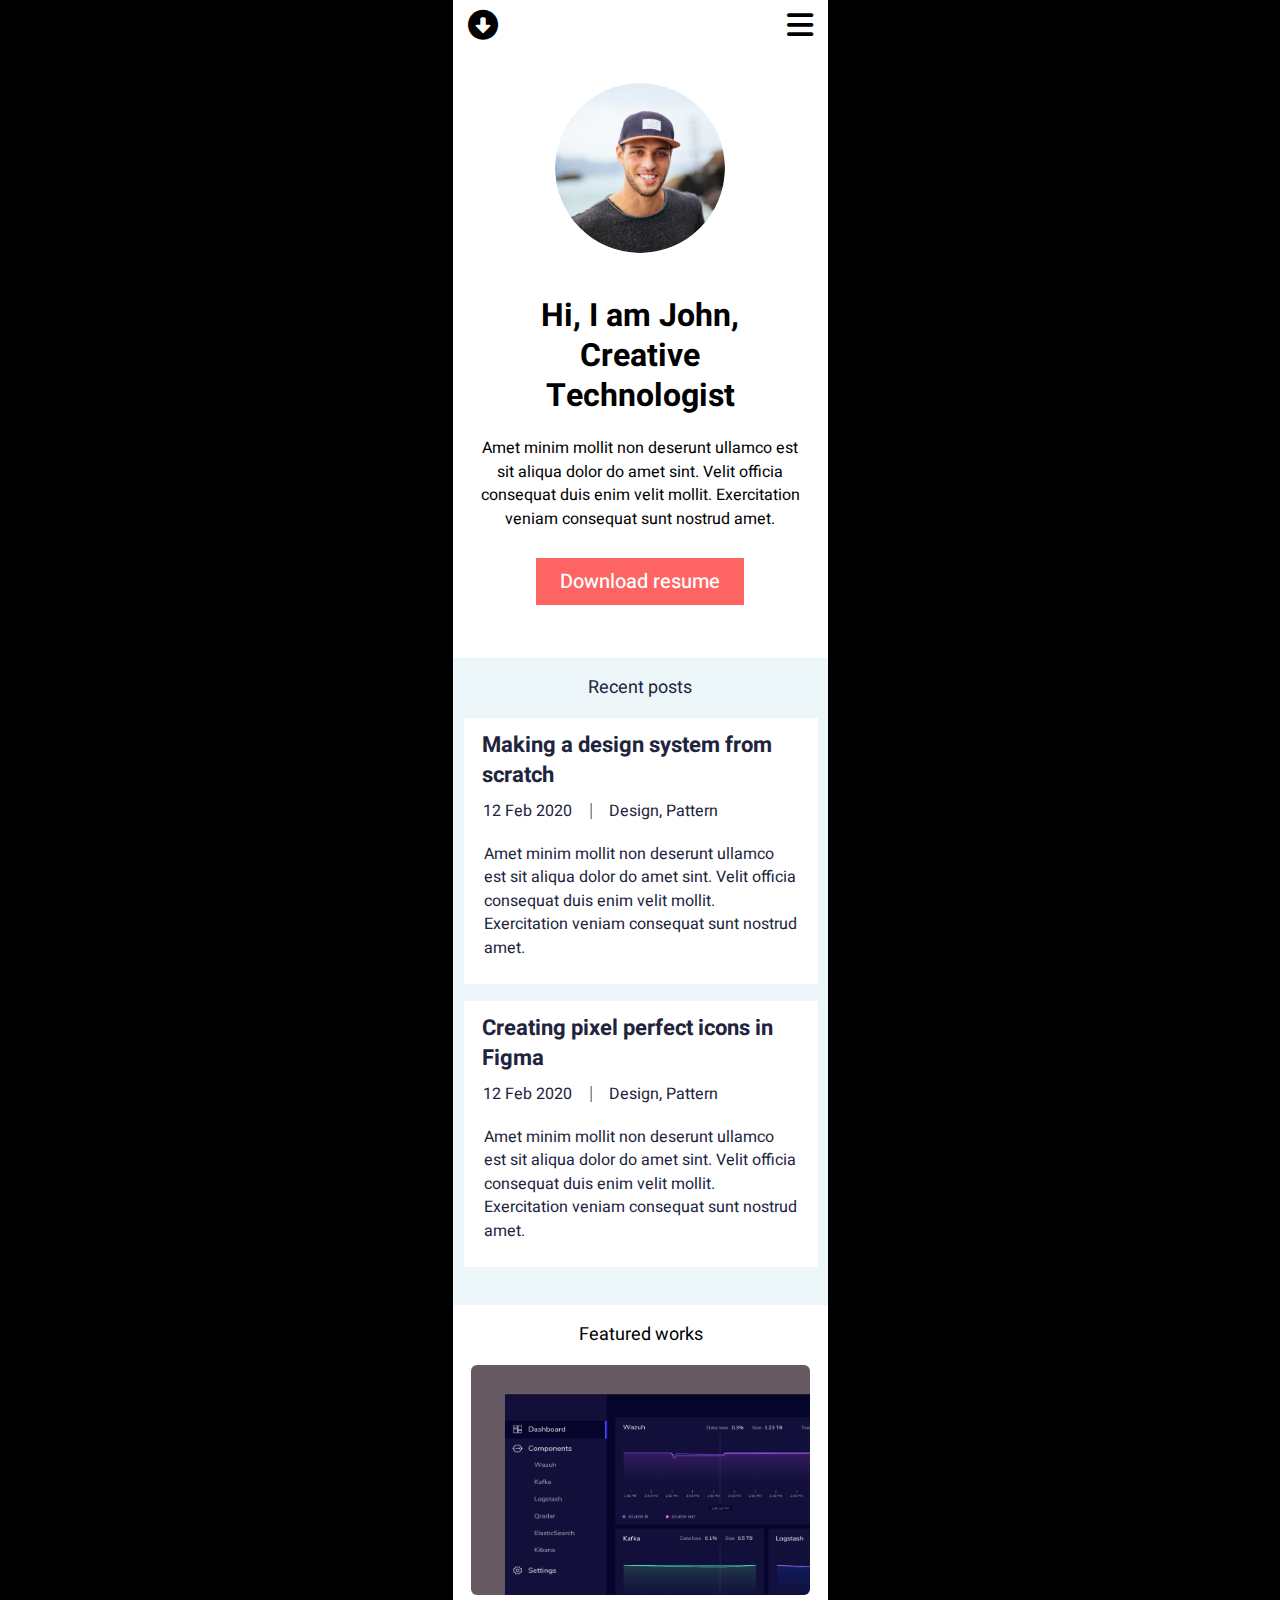
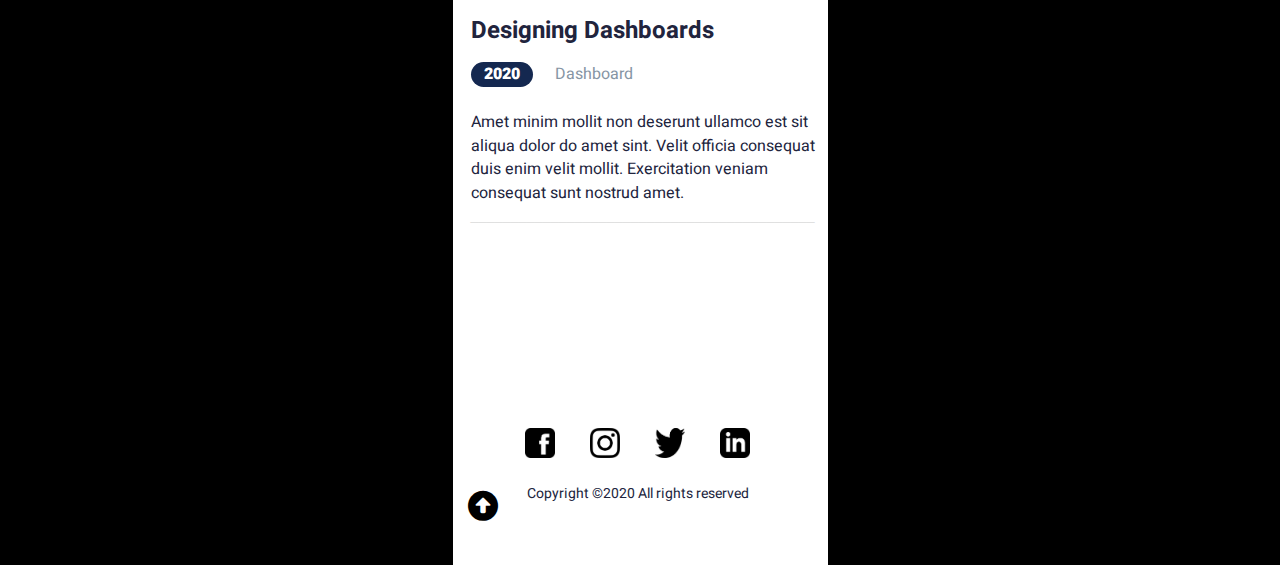
<file: index.html>
<!DOCTYPE html> 
<html lang="en"> 
<head> 
    <meta charset="UTF-8"> 
    <meta name="viewport" content="width=device-width, initial-scale=1.0"> 
    <title>Document</title> 
    <link rel="stylesheet" href="style.css"> 
    <link rel="stylesheet" href="https://cdnjs.cloudflare.com/ajax/libs/font-awesome/6.6.0/css/all.min.css"> 
</head> 
<body>
<link rel="preconnect" href="https://fonts.googleapis.com">
<link rel="preconnect" href="https://fonts.gstatic.com" crossorigin>
<link href="https://fonts.googleapis.com/css2?family=Heebo:wght@100..900&display=swap" rel="stylesheet">

<div class="cont">
  <div class="header">
    <div class="down"><a href="#lo"><i class="fa-solid fa-circle-down"></i></a></div>
    <i class="fa-solid fa-bars" id="ho" onclick="showMenu()"></i>
    <ul class="nav">
      <i class="fa-solid fa-x white-icon" onclick="closeMenu()"></i>
      <li><a href="index.html">Main Page</a></li>
      <li><a href="index1.html">Our Blog</a></li>
      <li><a href="index2.html">Our Work</a></li>
    </ul>
  </div>
  <div class="img-wrapper">
    <img class="john" src="./john.png" alt="">
  </div>
  <div class="intro">Hi, I am John,</br>
  Creative</br> Technologist</div>
  <div class="des">Amet minim mollit non deserunt ullamco est sit aliqua dolor do amet sint. Velit officia consequat duis enim velit mollit. Exercitation veniam consequat sunt nostrud amet.</div>
  <button class="button">Download resume</button>
  <div class="posts">
    <div class="rp">Recent posts</div>
    <div class="post1">
      <div class="n1">Making a design system from scratch</div>
      <div class="d1">12 Feb 2020</div>
      <div class="p1">|</div>
      <div class="dp1">Design, Pattern</div>
      <div class="desp1">Amet minim mollit non deserunt ullamco est sit aliqua dolor do amet sint. Velit officia consequat duis enim velit mollit. Exercitation veniam consequat sunt nostrud amet.</div>
    </div>
    <div class="post2">
      <div class="n2">Creating pixel perfect icons in Figma</div>
      <div class="d2">12 Feb 2020</div>
      <div class="p2">|</div>
      <div class="dp2">Design, Pattern</div>
      <div class="desp2">Amet minim mollit non deserunt ullamco est sit aliqua dolor do amet sint. Velit officia consequat duis enim velit mollit. Exercitation veniam consequat sunt nostrud amet.</div>
    </div>
  </div>
  <div class="works">
    <div class="fw">Featured works</div>
    <div class="work-list">
      <div class="mono"> <img class="btc" src="./dd.png" alt=""></div>
      <div class="dd">Designing Dashboards</div>
      <div class="y">2020</div>
      <div class="db">Dashboard</div>
      <div class="amet">Amet minim mollit non deserunt ullamco est sit aliqua dolor do amet sint. Velit officia consequat duis enim velit mollit. Exercitation veniam consequat sunt nostrud amet.</div>
      <div class="e">___________________________________________</div>
    </div>
  </div>
  <div class="footer">
    <div class="brand">
       <div class="facebook">
         <img class="facebook" src="./fb.png" alt="">
       </div>
      <div class="insta">
        <img class="insta" src="./insta.png" alt="">
      </div>
      <div class="twitter">
        <img class="twitter" src="./twitter.png" alt="">
      </div>
      <div class="in">
        <img class="in" src="./in.png" alt="">
      </div>
    </div>
    <div class="cr" id="lo">Copyright ©2020 All rights reserved </div>
    <div class="up"><a href="#ho"><i class="fa-solid fa-circle-up"></i></a></div>
  </div>
</div>

<script src="script.js"></script>
</body> 
</html>
</file>
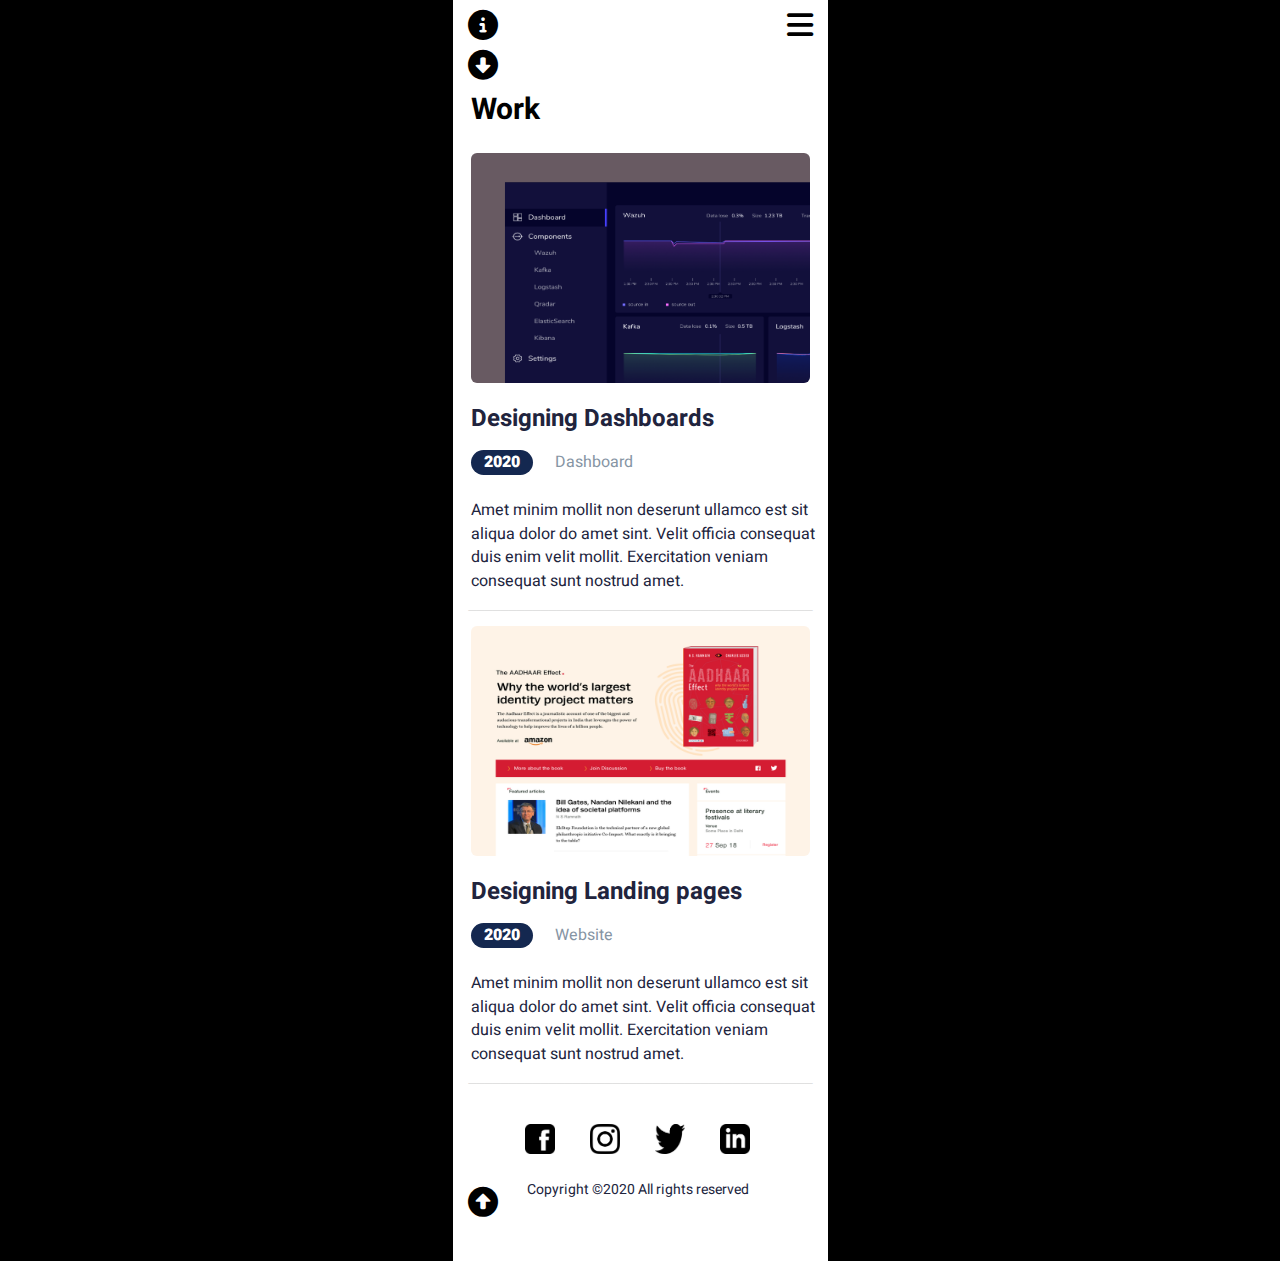
<file: index2.html>
<!DOCTYPE html> 
<html lang="en"> 
<head> 
    <meta charset="UTF-8"> 
    <meta name="viewport" content="width=device-width, initial-scale=1.0"> 
    <title>Document</title> 
    <link rel="stylesheet" href="style2.css"> 
    <link rel="stylesheet" href="https://cdnjs.cloudflare.com/ajax/libs/font-awesome/6.6.0/css/all.min.css"> 
</head> 
<body>
<link rel="preconnect" href="https://fonts.googleapis.com">
<link rel="preconnect" href="https://fonts.gstatic.com" crossorigin>
<link href="https://fonts.googleapis.com/css2?family=Heebo:wght@100..900&display=swap" rel="stylesheet">

<div class="cont">
  <div class="header">
    <div class="more" id="ho"><a href="index3.html"><i class="fa-solid fa-circle-info"></i></a></div>
    <i class="fa-solid fa-bars" onclick="showMenu()"></i>
    <ul class="nav">
      <i class="fa-solid fa-x white-icon" onclick="closeMenu()"></i>
      <li><a href="index.html">Main Page</a></li>
      <li><a href="index1.html">Our Blog</a></li>
      <li><a href="index2.html">Our Work</a></li>
    </ul>
  </div>
  <div class="down"><a href="#lo"><i class="fa-solid fa-circle-down"></i></a></div>
  <div class="work">Work</div>
   <div class="work-list">
      <div class="mono"> <img class="btc" src="./dd.png" alt=""></div>
      <div class="dd">Designing Dashboards</div>
      <div class="y">2020</div>
      <div class="db">Dashboard</div>
      <div class="amet">Amet minim mollit non deserunt ullamco est sit aliqua dolor do amet sint. Velit officia consequat duis enim velit mollit. Exercitation veniam consequat sunt nostrud amet.</div>
      <div class="ul">___________________________________________</div>
    </div>
  <div class="work-list1">
      <div class="mono"> <img class="amaz" src="./dlp.png" alt=""></div>
      <div class="dlp">Designing Landing pages</div>
      <div class="y1">2020</div>
      <div class="ws">Website</div>
      <div class="amet1">Amet minim mollit non deserunt ullamco est sit aliqua dolor do amet sint. Velit officia consequat duis enim velit mollit. Exercitation veniam consequat sunt nostrud amet.</div>
      <div class="ul1">___________________________________________</div>
    </div>
  <div class="footer">
    <div class="brand">
       <div class="facebook">
         <img class="facebook" src="./fb.png" alt="">
       </div>
      <div class="insta">
        <img class="insta" src="./insta.png" alt="">
      </div>
      <div class="twitter">
        <img class="twitter" src="./twitter.png" alt="">
      </div>
      <div class="in">
        <img class="in" src="./in.png" alt="">
      </div>
    </div>
    <div class="cr" id="lo">Copyright ©2020 All rights reserved </div>
    <div class="up"><a href="#ho"><i class="fa-solid fa-circle-up"></i></a></div>
  </div>
</div>
<script src="script.js"></script>
</body> 
</html>
</file>
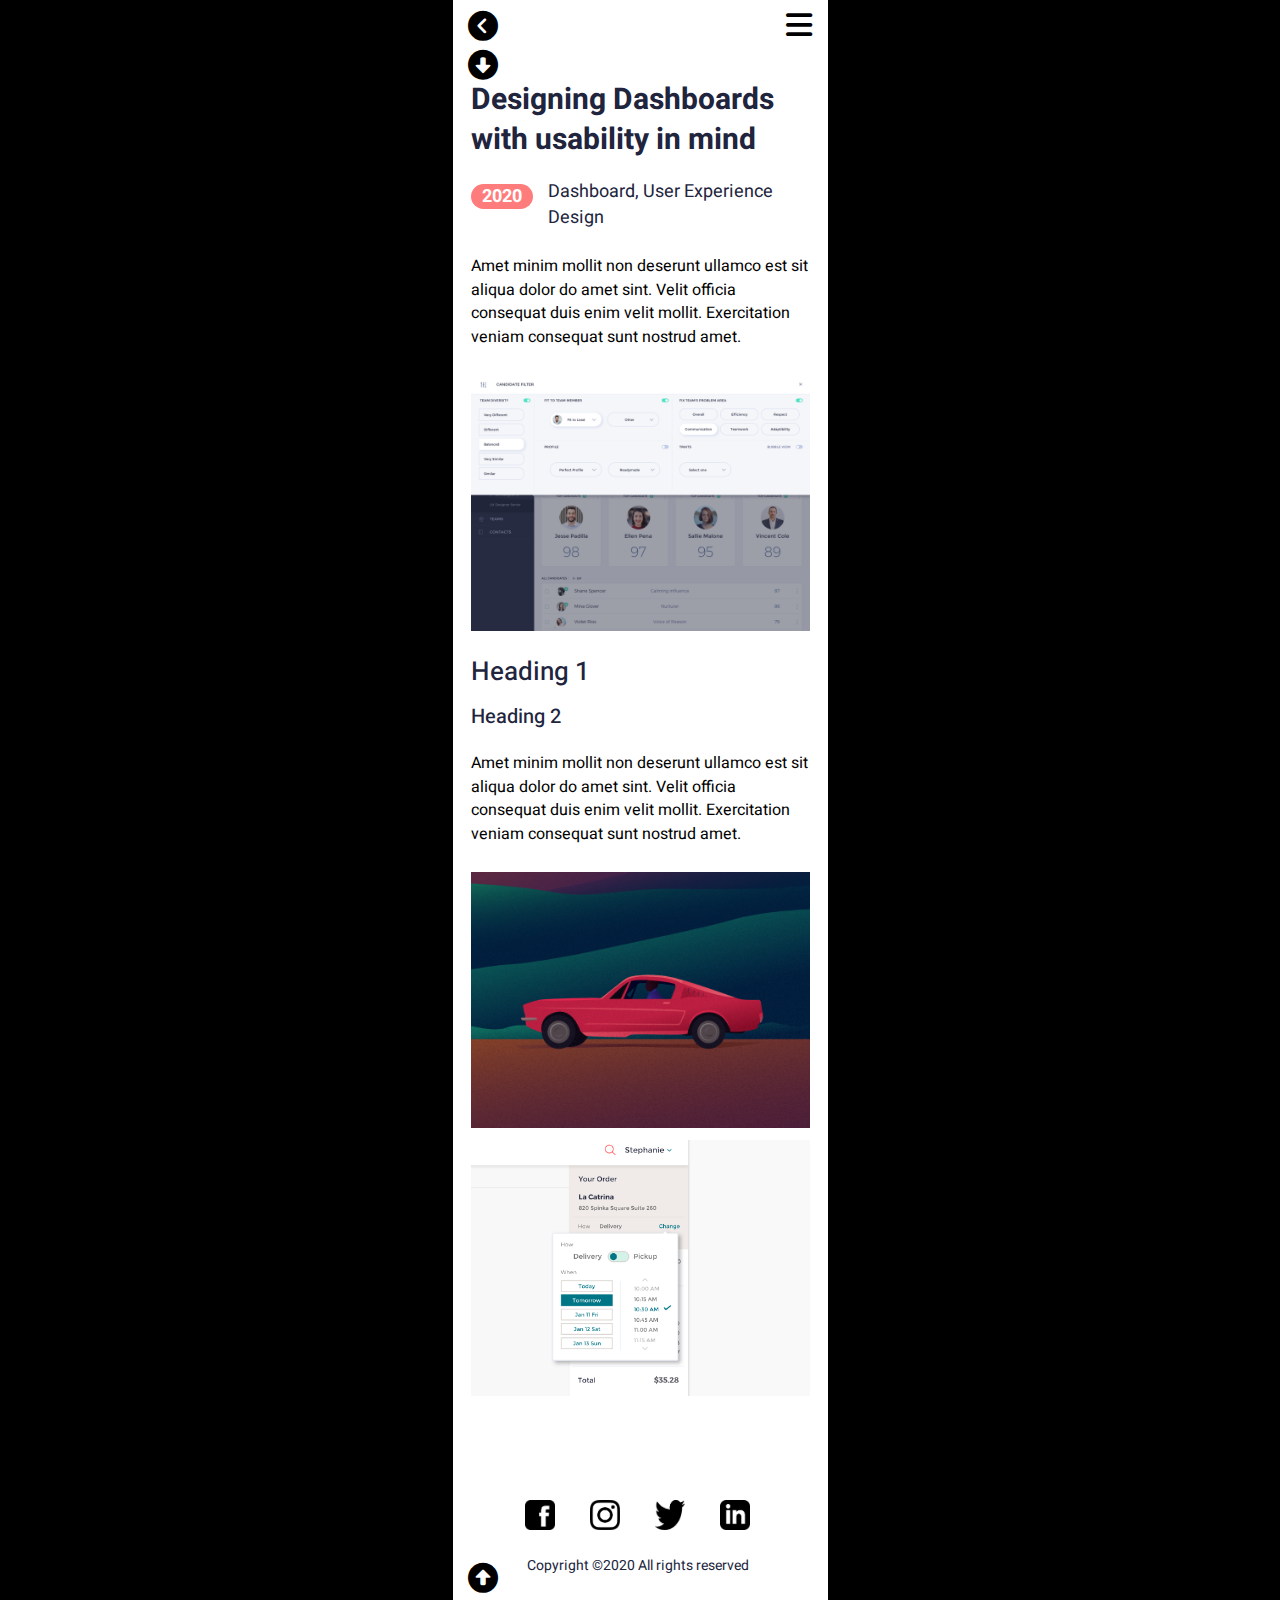
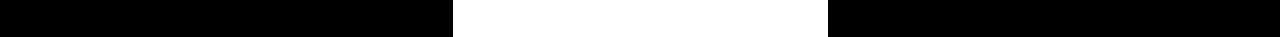
<file: index3.html>
<!DOCTYPE html>
<html lang="en">
<head>
    <meta charset="UTF-8">
    <meta name="viewport" content="width=device-width, initial-scale=1.0">
    <title>Document</title>
    <link rel="stylesheet" href="style3.css"> 
    <link rel="stylesheet" href="https://cdnjs.cloudflare.com/ajax/libs/font-awesome/6.6.0/css/all.min.css">
</head>
<body>
    <link rel="preconnect" href="https://fonts.googleapis.com">
<link rel="preconnect" href="https://fonts.gstatic.com" crossorigin>
<link href="https://fonts.googleapis.com/css2?family=Heebo:wght@100..900&display=swap" rel="stylesheet">

<div class="cont">
  <div class="header">
    <div class="turnBack" id="ho"><a href="index2.html"><i class="fa-solid fa-circle-chevron-left"></i></a></div>
    <i class="fa-solid fa-bars" onclick="showMenu()"></i>
    <ul class="nav">
      <i class="fa-solid fa-x white-icon" onclick="closeMenu()"></i>
      <li><a href="index.html">Main Page</a></li>
      <li><a href="index1.html">Our Blog</a></li>
      <li><a href="index2.html">Our Work</a></li>
    </ul>
  </div>
  <div class="down"><a href="#lo"><i class="fa-solid fa-circle-down"></i></a></div>
  <div class="name">Designing Dashboards with usability in mind</div>
  <div class="y">2020</div>
  <div class="topic">Dashboard, User Experience Design</div>
  <div class="amet1">Amet minim mollit non deserunt ullamco est sit aliqua dolor do amet sint. Velit officia consequat duis enim velit mollit. Exercitation veniam consequat sunt nostrud amet.</div>
  <div class="cf"><img class="cf" src="./cf.png" alt=""></div>
  <div class="h1">Heading 1</div>
  <div class="h2">Heading 2</div>
  <div class="amet2">Amet minim mollit non deserunt ullamco est sit aliqua dolor do amet sint. Velit officia consequat duis enim velit mollit. Exercitation veniam consequat sunt nostrud amet.</div>
  <div class="car"><img class="car" src="./car.png" alt=""></div>
  <div class="set"><img class="set" src="./set.png" alt=""></div>
  <div class="footer">
    <div class="brand">
       <div class="facebook">
         <img class="facebook" src="./fb.png" alt="">
       </div>
      <div class="insta">
        <img class="insta" src="./insta.png" alt="">
      </div>
      <div class="twitter">
        <img class="twitter" src="./twitter.png" alt="">
      </div>
      <div class="in">
        <img class="in" src="./in.png" alt="">
      </div>
    </div>
    <div class="cr" id="lo">Copyright ©2020 All rights reserved </div>
    <div class="up"><a href="#ho"><i class="fa-solid fa-circle-up"></i></a></div>
  </div>
</div>
<script src="script.js"></script>
</body>
</html>
</file>
<file: style.css>
* {
  margin: 0;
  box-sizing: border-box;
}
:root{
  scroll-behavior: smooth;
}
body {
  background: #000;
}
.cont {
  position: relative;
  width: 375px;
  height: 2165px;
  background: #fff;
  margin: 0 auto;
}
.header {
  width: 100%;
  height: 50px;
  background: #fff;
  display: flex;
  justify-content: flex-end;
  align-items: center;
  padding-inline: 15px;
}
i {
  font-size: 30px;
  cursor: pointer;
}
i:hover{
  outline: 2px dashed #EC7C26;
}
.fa-circle-down:hover {
  outline: none;
}
.down {
  position: absolute;
  left: 15px;
}
.down a {
  color: #000;
}
.nav {
  display: none;
  align-items: center;
  flex-direction: column;
  justify-content: space-evenly;
  position: absolute;
  top: 0px;
  left: 0px;
  width: 375px;
  height: 100vh;
  background: #123456;
  list-style-type: none;
}
.nav *{
  cursor: pointer;
}
.nav *:hover{
  color: #308446;
}
.white-icon {
  color: #fff;
}
.nav a {
  color: white;
  font-size: 20px;
  text-decoration: none;
}
.img-wrapper {
  width: 170px;
  height: 170px;
  overflow: hidden;
  border-radius: 50%;
  margin: 33px auto;
}
.john {
  width: 170px;
}
.intro {
  font-family: Heebo;
  font-size: 32px;
  font-weight: 700;
  line-height: 40px;
  text-align: center;
  margin-top: 43px;
}
.des {
  font-family: Heebo;
  font-size: 16px;
  font-weight: 400;
  line-height: 23.5px;
  text-align: center;
  padding-inline: 24px;
  margin-top: 21px;
}
.button {
  width: 208px;
  height: 47px;
  display: block;
  margin: 0 auto;
  background: #FF6464;
  color: white;
  font-family: Heebo;
  font-size: 20px;
  font-weight: 500;
  line-height: 29.38px;
  text-align: center;
  margin-top: 27px;
  border: none;
}
.posts {
  width: 375px;
  height: 647px;
  background:#EDF7FA;
  margin-top: 53px;
}
.rp {
  padding-inline: 135px;
  height: 60px;
  width: 100%;
  font-family: Heebo;
  font-size: 18px;
  font-weight: 400;
  line-height: 60px;
  color: #21243D;
}
.post1 {
  height: 266px;
  width: 354px;
  background: #FFFFFF;
  margin-left: 11px;
}
.post2 {
  height: 266px;
  width: 354px;
  margin-top: 17px;
  background: #FFFFFF;
  margin-left: 11px;
}
.n1 {
  width: 327px;
  height: 60px;
  font-family: Heebo;
  font-size: 22px;
  font-weight: 700;
  line-height: 30px;
  margin-left: 6px;
  padding: 12px;
  color: #21243D;
}
.n2 {
  width: 327px;
  height: 60px;
  font-family: Heebo;
  font-size: 22px;
  font-weight: 700;
  line-height: 30px;
  margin-left: 6px;
  padding: 12px;
  color: #21243D;
}
.d1 {
  font-family: Heebo;
  font-size: 16px;
  font-weight: 400;
  line-height: 23.5px;
  text-align: left;
  width: 89px;
  height: 24px;
  margin-top: 22px;
  margin-left: 19px;
  color: #21243D;
}
.d2 {
  font-family: Heebo;
  font-size: 16px;
  font-weight: 400;
  line-height: 23.5px;
  text-align: left;
  width: 89px;
  height: 24px;
  margin-top: 22px;
  margin-left: 19px;
  color: #21243D;
}
.p1 {
  height: 21px;
  margin-left: 126px;
  margin-top: -23px;
  border: 1px;
  color: #21243D;
}
.dp1 {
  font-family: Heebo;
  font-size: 16px;
  font-weight: 400;
  line-height: 23.5px;
  text-align: left;
  margin-left: 145px;
  margin-top: -22px;
  color: #21243D;
}
.p2 {
  height: 21px;
  margin-left: 126px;
  margin-top: -23px;
  border: 1px;
  color: #21243D;
}
.dp2 {
  font-family: Heebo;
  font-size: 16px;
  font-weight: 400;
  line-height: 23.5px;
  text-align: left;
  margin-left: 145px;
  margin-top: -22px;
  color: #21243D;
}
.desp1 {
  font-family: Heebo;
  font-size: 16px;
  font-weight: 400;
  line-height: 23.5px;
  text-align: left;
  height: 117px;
  width: 314px;
  margin-left: 20px;
  margin-top: 19px;
  color: #21243D;
}
.desp2 {
  font-family: Heebo;
  font-size: 16px;
  font-weight: 400;
  line-height: 23.5px;
  text-align: left;
  height: 117px;
  width: 314px;
  margin-left: 20px;
  margin-top: 19px;
  color: #21243D;
}
.fw {
  font-family: Heebo;
  font-size: 18px;
  font-weight: 400;
  line-height: 60px;
  text-align: left;
  height: 60px;
  width: 124px;
  margin-left: 126px;
}
.btc {
  width: 339px;
  height: 230px;
  border-radius: 6px;
  margin-left: 18px;
}
.dd {
  margin-top: 17px;
  margin-left: 18px;
  font-family: Heebo;
  font-size: 24px;
  font-weight: 700;
  line-height: 30px;
  text-align: left;
  color: #21243D;
  height: 30px;
  width: 244px;
}
.y {
  height: 25px;
  width: 62px;
  font-family: Heebo;
  font-size: 16px;
  font-weight: 900;
  line-height: 25px;
  text-align: center;
  background: #142850;
  border-radius: 16px;
  color: #FFFFFF;
  margin-left: 18px;
  margin-top: 16px;
}
.db {
  width: 78px;
  height: 24px;
  font-family: Heebo;
  font-size: 16px;
  font-weight: 400;
  line-height: 23.5px;
  text-align: left;
  margin-left: 102px;
  margin-top: -24px;
  color: #8695A4;
}
.amet {
  font-family: Heebo;
  font-size: 16px;
  font-weight: 400;
  line-height: 23.5px;
  text-align: left;
  color: #21243D;
  width: 344px;
  height: 96px;
  margin-top: 24px;
  margin-left: 18px;
}
.e {
  width: 339px;
  margin-left: 18px;
  color: #E0E0E0;
}
.footer {
  height: 182px;
  width: 375px;
  position: absolute;
  top: 1983px;
  display: flex;
  justify-content: center;
  flex-direction: column;
  gap: 26px;
}
.facebook {
  width: 30px;
  height: 30px;
}
.insta {
  width: 30px;
  height: 30px;
}
.twitter {
  width: 30px;
  height: 30px;
}
.in {
  width: 30px;
  height: 30px;
}
.brand {
  width: 238px;
  height: 30px;
  display: flex;
  gap: 35px;
  margin-left: 72px;
}
.cr {
  font-family: Heebo;
  font-size: 14px;
  font-weight: 400;
  line-height: 20.56px;
  text-align: center;
  margin-left: -5px;
  color: #21243D;
  width: 222px;
  height: 21px;
  margin-left: 74px;
}
.fa-circle-up:hover {
  outline: none;
}
.up {
  margin-left: 15px;
  margin-top: -40px;
}
.up a {
  color: #000;
}
</file>
<file: style2.css>
* {
  box-sizing: border-box;
  margin: 0;
}
:root{
  scroll-behavior: smooth;
}
body {
  background: #000;
}
.cont {
  position: relative;
  width: 375px;
  height: 1261px;
  background: #FFFFFF;
  margin: 0 auto;
}
.header {
  width: 100%;
  height: 50px;
  background: #FFFFFF;
  display: flex;
  justify-content: flex-end;
  align-items: center;
  padding-inline: 15px;
}
.more {
  margin-top: 10px;
  position: absolute;
  left: 15px;
  top: 0px;
}
.more a {
  color:#000;
}
i {
  font-size: 30px;
}
i:hover{
  outline: 2px dashed #EC7C26;
}
.fa-circle-down:hover {
  outline: none;
}
.down {
  margin-left: 15px;
}
.down a {
  color: #000;
}
.fa-bars {
  position: absolute;
  right: 15px;
}
.nav {
  display: none;
  align-items: center;
  flex-direction: column;
  justify-content: space-evenly;
  position: absolute;
  top: 0px;
  left: 0px;
  width: 375px;
  height: 100vh;
  background: #123456;
  list-style-type: none;
}
.nav *{
  cursor: pointer;
}
.nav *:hover{
  color: #308446;
}
.white-icon {
  color: #fff;
}
.nav a {
  color: white;
  font-size: 20px;
  text-decoration: none;
}
.work {
  width: 70px;
  height: 60px;
  font-family: Heebo;
  font-size: 30px;
  font-weight: 700;
  line-height: 60px;
  text-align: left;
  margin-left: 18px;
}
.btc {
  width: 339px;
  height: 230px;
  border-radius: 6px;
  margin-left: 18px;
  margin-top: 13px;
}
.dd {
  margin-top: 17px;
  margin-left: 18px;
  font-family: Heebo;
  font-size: 24px;
  font-weight: 700;
  line-height: 30px;
  text-align: left;
  color: #21243D;
  height: 30px;
  width: 244px;
}
.y {
  height: 25px;
  width: 62px;
  font-family: Heebo;
  font-size: 16px;
  font-weight: 900;
  line-height: 25px;
  text-align: center;
  background: #142850;
  border-radius: 16px;
  color: #FFFFFF;
  margin-left: 18px;
  margin-top: 16px;
}
.db {
  width: 78px;
  height: 24px;
  font-family: Heebo;
  font-size: 16px;
  font-weight: 400;
  line-height: 23.5px;
  text-align: left;
  margin-left: 102px;
  margin-top: -24px;
  color: #8695A4;
}
.amet {
  font-family: Heebo;
  font-size: 16px;
  font-weight: 400;
  line-height: 23.5px;
  text-align: left;
  color: #21243D;
  width: 344px;
  height: 96px;
  margin-top: 24px;
  margin-left: 18px;
}
.ul {
  width: 339px;
  padding-inline: 16px;
  color: #E0E0E0;
}
.amaz {
  width: 339px;
  height: 230px;
  border-radius: 6px;
  margin-left: 18px;
  margin-top: 13px;
}
.dlp {
  margin-top: 17px;
  margin-left: 18px;
  font-family: Heebo;
  font-size: 24px;
  font-weight: 700;
  line-height: 30px;
  text-align: left;
  color: #21243D;
  height: 30px;
  width: 273px;
}
.y1 {
  height: 25px;
  width: 62px;
  font-family: Heebo;
  font-size: 16px;
  font-weight: 900;
  line-height: 25px;
  text-align: center;
  background: #142850;
  border-radius: 16px;
  color: #FFFFFF;
  margin-left: 18px;
  margin-top: 16px;
}
.ws {
  width: 78px;
  height: 24px;
  font-family: Heebo;
  font-size: 16px;
  font-weight: 400;
  line-height: 23.5px;
  text-align: left;
  margin-left: 102px;
  margin-top: -24px;
  color: #8695A4;
}
.amet1 {
  font-family: Heebo;
  font-size: 16px;
  font-weight: 400;
  line-height: 23.5px;
  text-align: left;
  color: #21243D;
  width: 344px;
  height: 96px;
  margin-top: 24px;
  margin-left: 18px;
}
.ul1 {
  width: 339px;
  padding-inline: 16px;
  color: #E0E0E0;
}
.footer {
  height: 182px;
  width: 375px;
  position: absolute;
  top: 1079px;
  display: flex;
  justify-content: center;
  flex-direction: column;
  gap: 26px;
}
.facebook {
  width: 30px;
  height: 30px;
}
.insta {
  width: 30px;
  height: 30px;
}
.twitter {
  width: 30px;
  height: 30px;
}
.in {
  width: 30px;
  height: 30px;
}
.brand {
  width: 225px;
  height: 30px;
  display: flex;
  gap: 35px;
  margin-left: 72px;
}
.cr {
  font-family: Heebo;
  font-size: 14px;
  font-weight: 400;
  line-height: 20.56px;
  text-align: center;
  color: #21243D;
  width: 222px;
  height: 21px;
  margin-left: 74px;
}
.fa-circle-up:hover {
  outline: none;
}
.up {
  margin-left: 15px;
  margin-top: -40px;
}
.up a {
  color: #000;
}
</file>
<file: style3.css>
* {
    margin: 0;
    box-sizing: border-box;
  }
  :root{
    scroll-behavior: smooth;
  }
  body {
    background: #000;
  }
  .cont {
    position: relative;
    width: 375px;
    height: 1637px;
    background: #FFFFFF;
    margin: 0 auto;
  }
  .header {
    width: 100%;
    height: 50px;
    background: #FFFFFF;
    display: flex;
    align-items: center;
    justify-content: space-around;
    padding-inline: 15px;
  }
  .nav {
    display: none;
    align-items: center;
    flex-direction: column;
    justify-content: space-evenly;
    position: absolute;
    top: 0px;
    left: 0px;
    width: 375px;
    height: 100vh;
    background: #123456;
    list-style-type: none;
  }
  .nav *{
    cursor: pointer;
  }
  .nav *:hover{
    color: #308446;
  }
  .white-icon {
    color: #fff;
  }
  .nav a {
    color: white;
    font-size: 20px;
    text-decoration: none;
  }
  .fa-circle-chevron-left {
    text-decoration: none;
    color: #000;
    margin-left: 0px;
    margin-top: 1px;
  }
  .fa-bars {
    margin-left: 288.5px;
  }
  i {
    font-size: 30px;
  }
  i:hover{
    outline: 2px dashed #EC7C26;
  }
  .fa-circle-down:hover {
    outline: none;
  }
  .down {
    margin-left: 15px;
  }
  .down a {
    color: #000;
  }
  .name {
    height: 80px;
    width: 339px;
    font-family: Heebo;
    font-size: 30px;
    font-weight: 700;
    line-height: 40px;
    text-align: left;
    color: #21243D;
    margin-left: 18px;
  }
  .y {
    height: 25px;
    width: 62px;
    background: #FF7C7C;
    border-radius: 16px;
    font-family: Heebo;
    font-size: 18px;
    font-weight: 700;
    line-height: 25px;
    text-align: center;
    color: #FFF;
    margin-top: 24px;
    margin-left: 18px;
  }
  .topic {
    width: 262px;
    height: 52px;
    font-family: Heebo;
    font-size: 18px;
    font-weight: 400;
    line-height: 26.44px;
    text-align: left;
    color: #21243D;
    margin-left: 95px;
    margin-top: -30px;
  }
  .amet1 {
    width: 339px;
    height: 96px;
    font-family: Heebo;
    font-size: 16px;
    font-weight: 400;
    line-height: 23.5px;
    text-align: left;
    color: #000000;
    margin-left: 18px;
    margin-top: 24px;
  }
  .cf {
    width: 339px;
    height: 256px;
    margin-top: 12px;
    margin-left: 9px;
  }
  .h1 {
    width: 119px;
    height: 60px;
    font-family: Heebo;
    font-size: 26px;
    font-weight: 500;
    line-height: 60px;
    text-align: left;
    color: #21243D;
    margin-top: 23px;
    margin-left: 18px;
  }
  .h2 {
    width: 92px;
    height: 60px;
    font-family: Heebo;
    font-size: 20px;
    font-weight: 500;
    line-height: 60px;
    text-align: left;
    color: #21243D;
    margin-top: -15px;
    margin-left: 18px;
  }
  .amet2 {
    width: 339px;
    height: 96px;
    font-family: Heebo;
    font-size: 16px;
    font-weight: 400;
    line-height: 23.5px;
    text-align: left;
    color: #000000;
    margin-left: 18px;
    margin-top: 5px;
  }
  .car {
    width: 339px;
    height: 256px;
    margin-top: 12px;
    margin-left: 9px;
  }
  .set {
    width: 339px;
    height: 256px;
    margin-top: 12px;
    margin-left: 9px;
  }
  .footer {
    height: 182px;
    width: 375px;
    position: absolute;
    top: 1455px;
    display: flex;
    justify-content: center;
    flex-direction: column;
    gap: 26px;
  }
  .facebook {
    width: 30px;
    height: 30px;
  }
  .insta {
    width: 30px;
    height: 30px;
  }
  .twitter {
    width: 30px;
    height: 30px;
  }
  .in {
    width: 30px;
    height: 30px;
  }
  .brand {
    width: 238px;
    height: 30px;
    display: flex;
    gap: 35px;
    margin-left: 72px;
  }
  .cr {
    font-family: Heebo;
    font-size: 14px;
    font-weight: 400;
    line-height: 20.56px;
    text-align: center;
    margin-left: -5px;
    color: #21243D;
    width: 222px;
    height: 21px;
    margin-left: 74px;
  }
  .fa-circle-up:hover {
    outline: none;
  }
  .up {
    margin-left: 15px;
    margin-top: -40px;
  }
  .up a {
    color: #000;
  }
</file>
